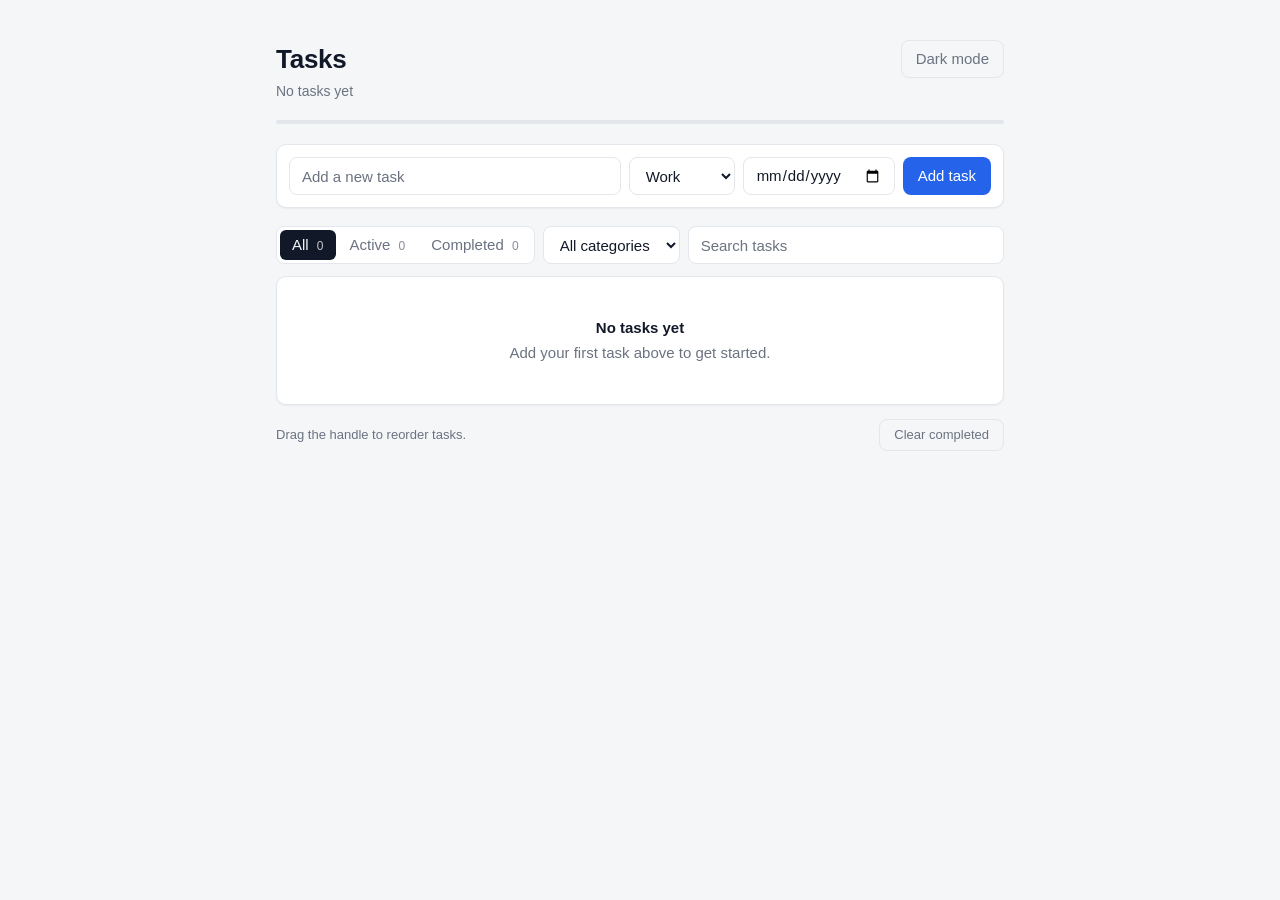
<file: CRUD/index.html>
<!DOCTYPE html>
<html lang="en">
<head>
  <meta charset="utf-8">
  <meta name="viewport" content="width=device-width, initial-scale=1">
  <title>Taskboard</title>
  <link rel="stylesheet" href="styles.css">
</head>
<body>
  <div class="app">
    <header class="app-header">
      <div>
        <h1>Tasks</h1>
        <p id="summary" class="summary" aria-live="polite"></p>
      </div>
      <button id="themeBtn" class="btn btn-ghost" type="button">Dark mode</button>
    </header>

    <div class="progress" aria-hidden="true"><span id="progressBar"></span></div>

    <section class="card composer" aria-label="Add a task">
      <input id="taskText" class="field grow" type="text" maxlength="200" placeholder="Add a new task" aria-label="Task title">
      <select id="taskCategory" class="field" aria-label="Category">
        <option>Work</option><option>Personal</option><option>Study</option><option>Other</option>
      </select>
      <input id="taskDue" class="field" type="date" aria-label="Due date">
      <button id="addBtn" class="btn btn-primary" type="button">Add task</button>
    </section>

    <section class="toolbar" aria-label="Filters">
      <div class="segmented" role="group" aria-label="Status">
        <button type="button" data-filter="all" aria-pressed="true">All <span id="countAll"></span></button>
        <button type="button" data-filter="active" aria-pressed="false">Active <span id="countActive"></span></button>
        <button type="button" data-filter="completed" aria-pressed="false">Completed <span id="countDone"></span></button>
      </div>
      <select id="categoryFilter" class="field" aria-label="Filter by category">
        <option value="">All categories</option>
        <option>Work</option><option>Personal</option><option>Study</option><option>Other</option>
      </select>
      <input id="searchInput" class="field grow" type="search" placeholder="Search tasks" aria-label="Search tasks">
    </section>

    <section class="card list-card">
      <ul id="taskList" class="task-list"></ul>
    </section>

    <footer class="app-footer">
      <span>Drag the handle to reorder tasks.</span>
      <button id="clearBtn" class="btn btn-ghost" type="button">Clear completed</button>
    </footer>
  </div>
  <script src="app.js"></script>
</body>
</html>
</file>
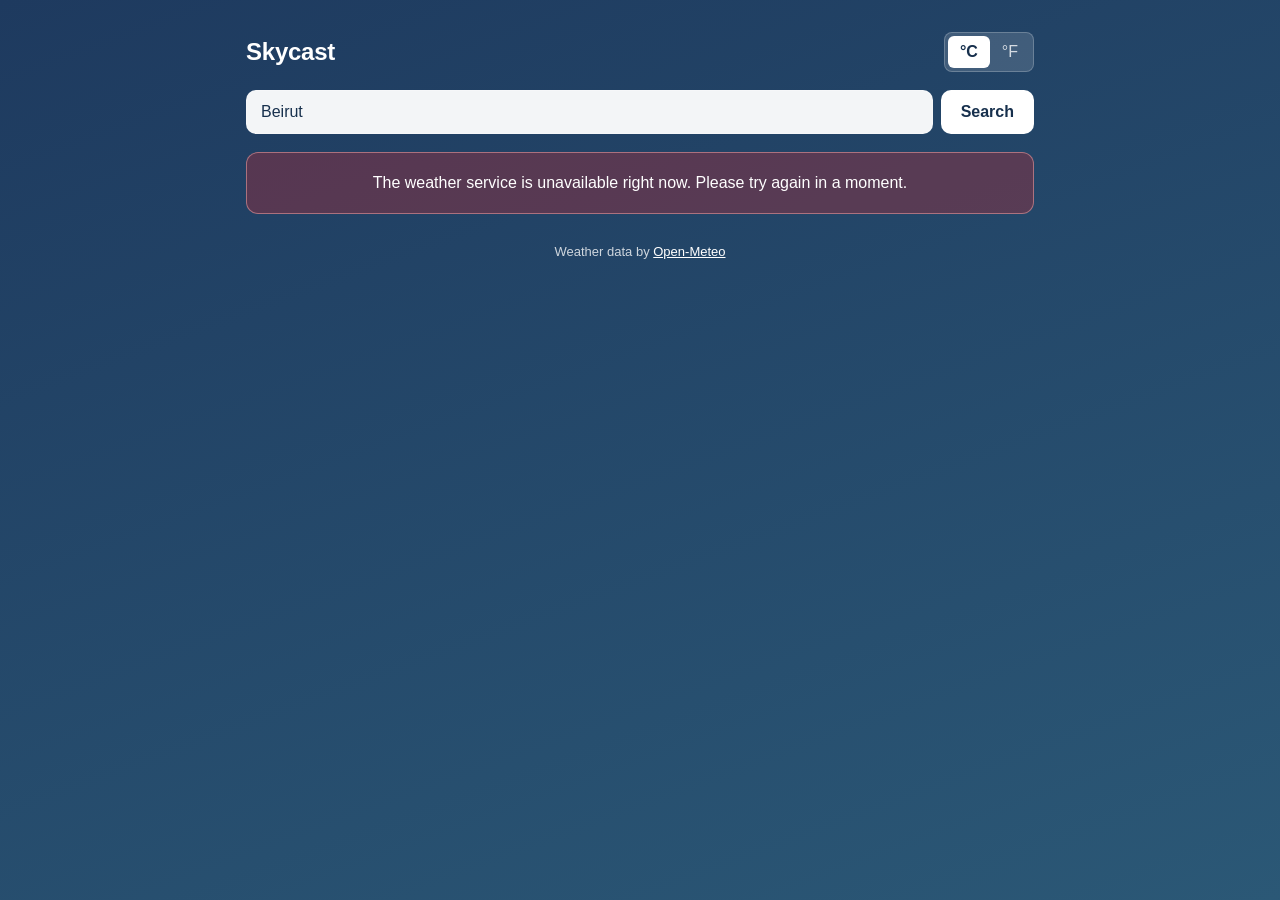
<file: WeatherApp/index.html>
<!DOCTYPE html>
<html lang="en">
<head>
  <meta charset="utf-8">
  <meta name="viewport" content="width=device-width, initial-scale=1">
  <title>Skycast: Live Weather</title>
  <link rel="stylesheet" href="styles.css">
</head>
<body data-theme="default">
  <main class="app">
    <header class="top">
      <h1>Skycast</h1>
      <div class="unit" role="group" aria-label="Temperature unit">
        <button type="button" data-unit="C" aria-pressed="true">&deg;C</button>
        <button type="button" data-unit="F" aria-pressed="false">&deg;F</button>
      </div>
    </header>

    <form id="searchForm" class="search" role="search">
      <input id="cityInput" type="search" placeholder="Search any city, e.g. Beirut, Tokyo, Lima" autocomplete="off" aria-label="City name">
      <button type="submit">Search</button>
    </form>

    <div id="status" class="status" aria-live="polite" hidden></div>

    <section id="weather" class="weather" hidden>
      <div class="panel current">
        <div class="place">
          <h2 id="place"></h2>
          <p id="updated" class="muted"></p>
        </div>
        <div class="now">
          <div id="icon" class="icon"></div>
          <div>
            <div id="temp" class="temp"></div>
            <div id="condition" class="condition"></div>
          </div>
        </div>
      </div>

      <div id="metrics" class="metrics"></div>

      <h3 class="section-title">5-day forecast</h3>
      <div id="forecast" class="forecast"></div>
    </section>

    <p class="credit">Weather data by <a href="https://open-meteo.com/" target="_blank" rel="noopener">Open-Meteo</a></p>
  </main>
  <script src="app.js"></script>
</body>
</html>
</file>
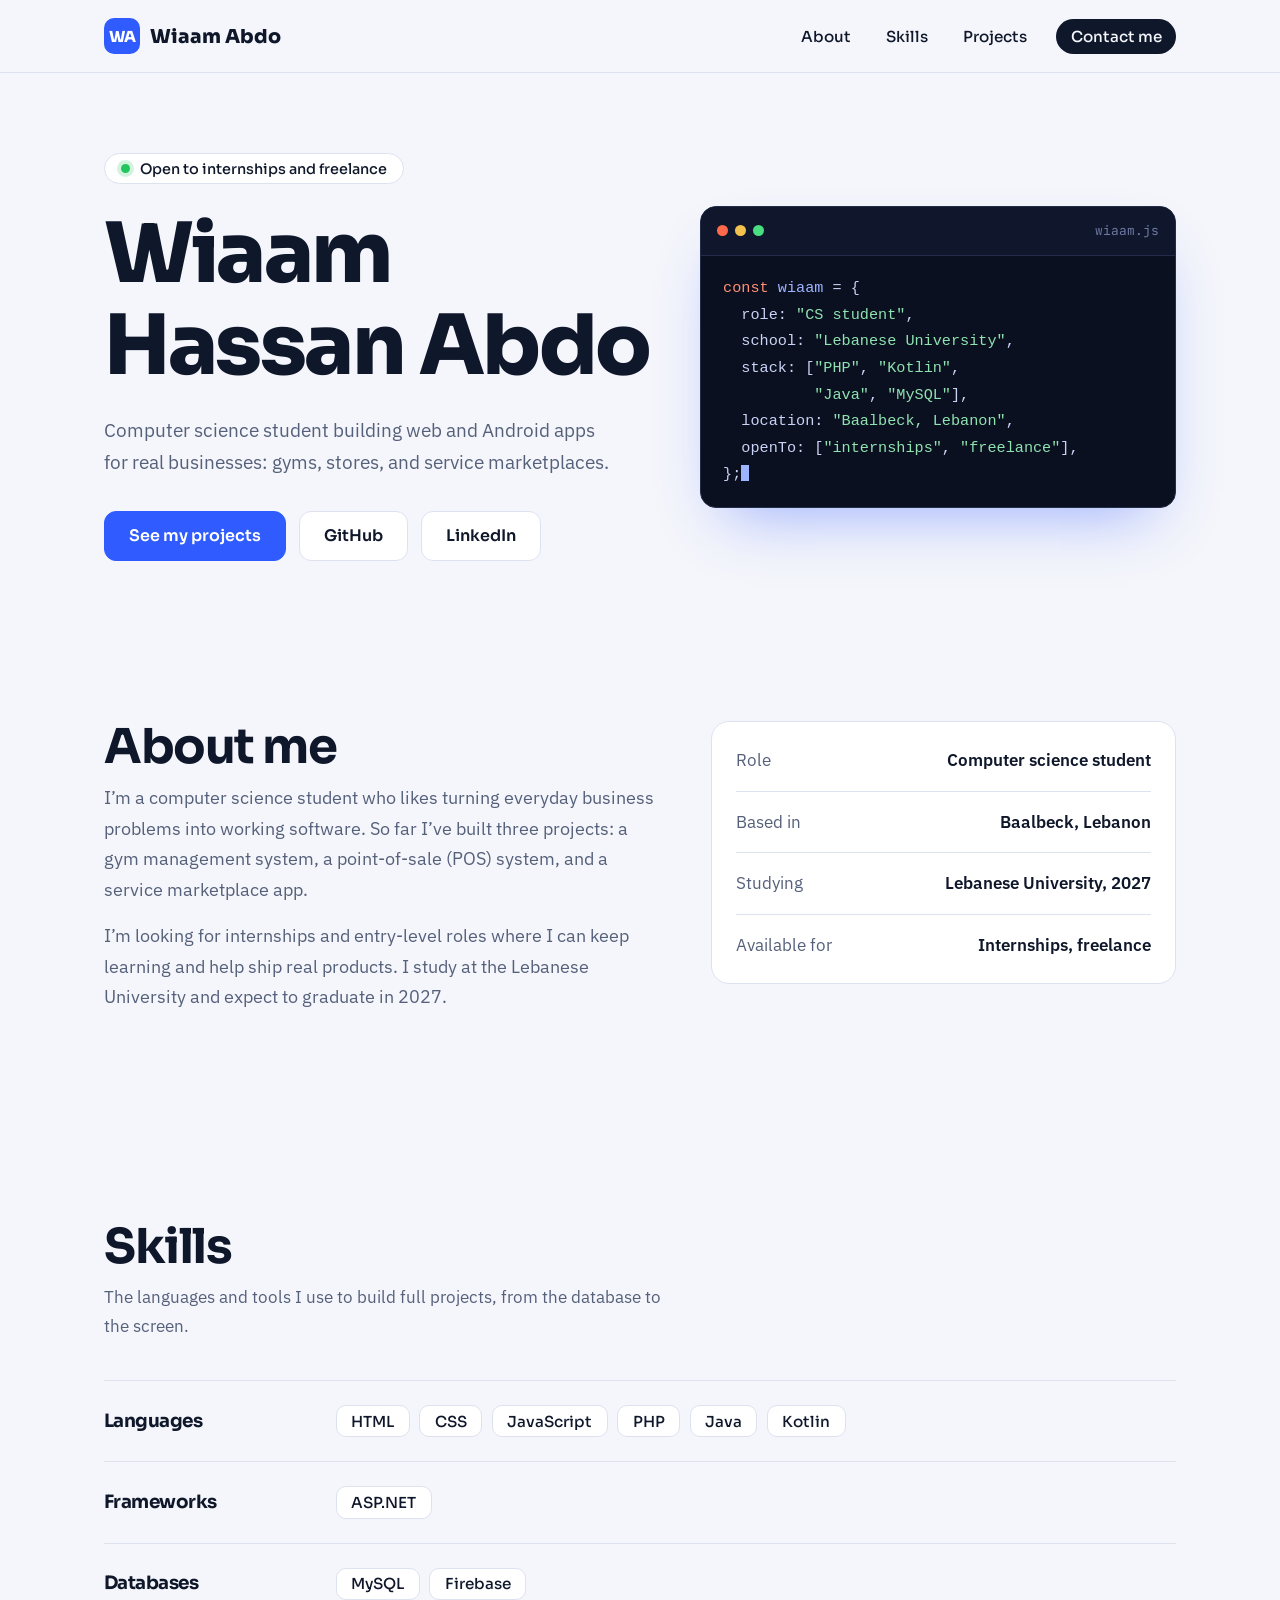
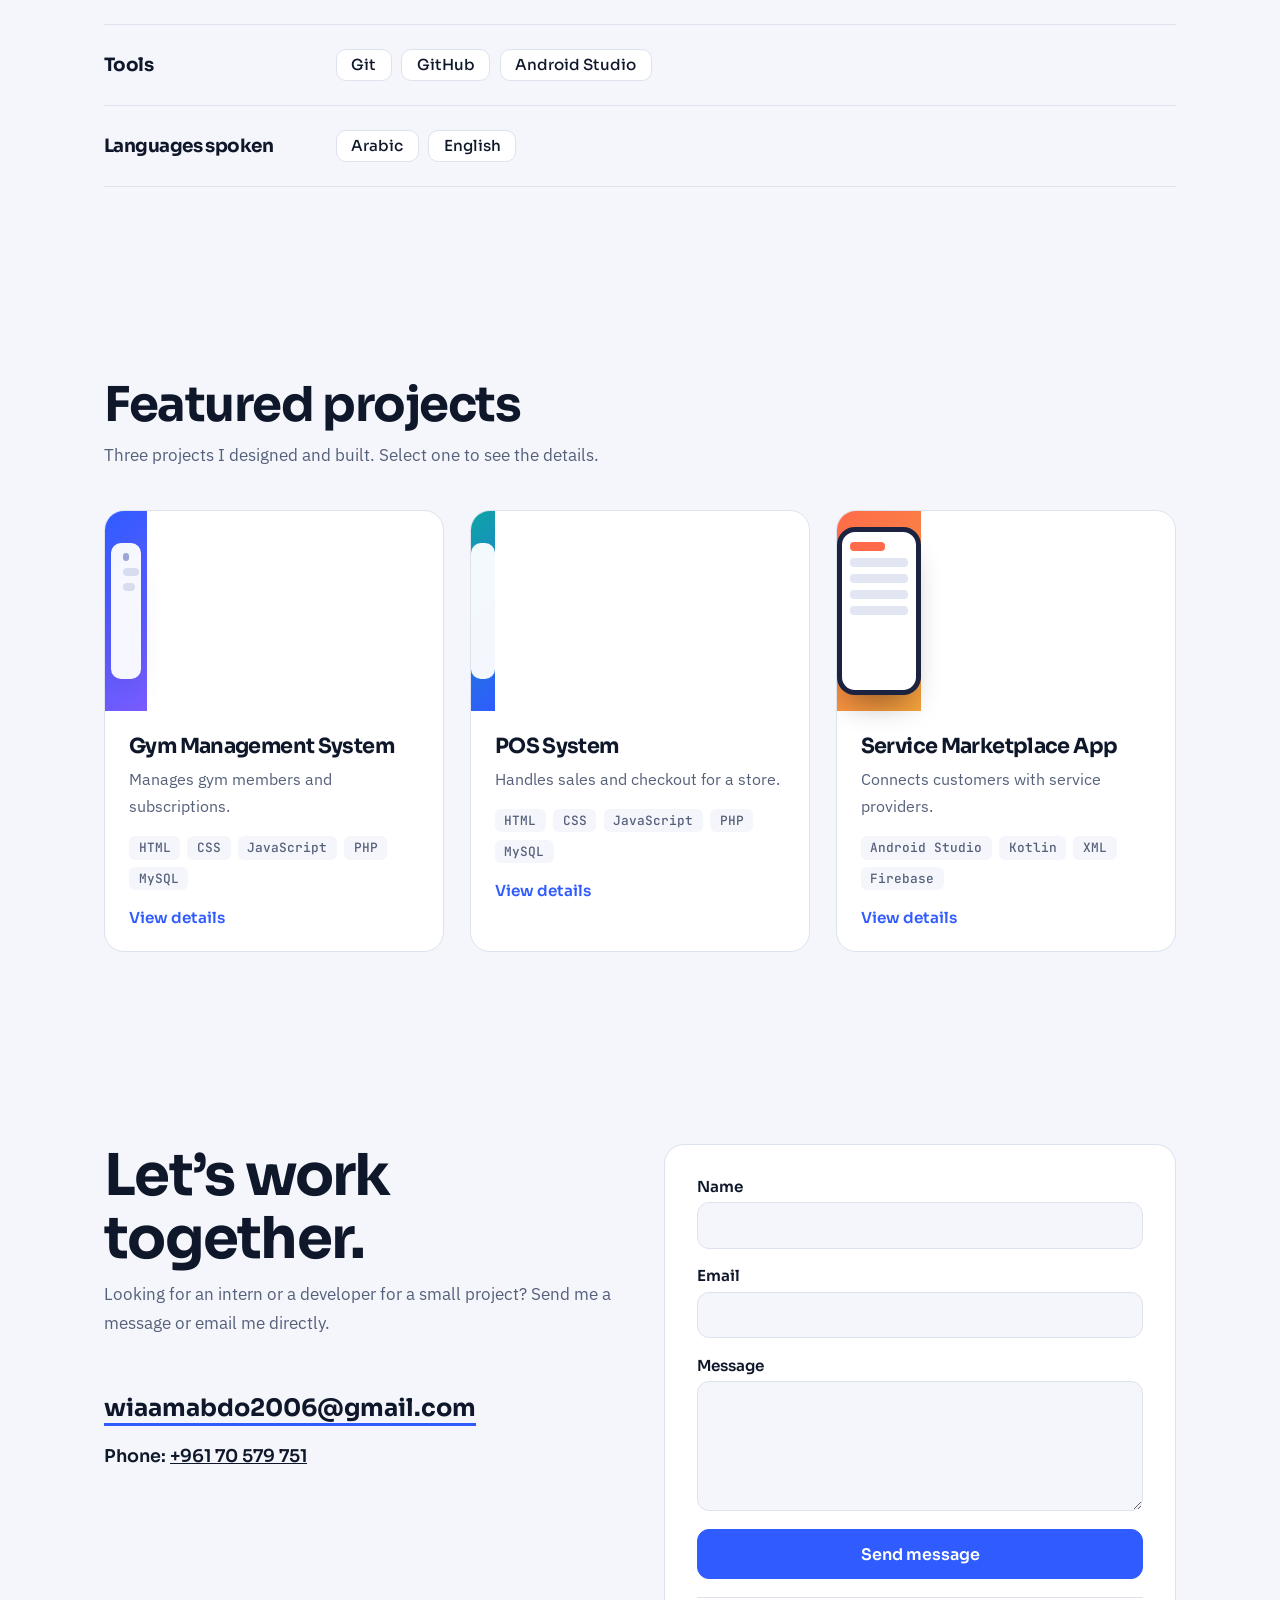
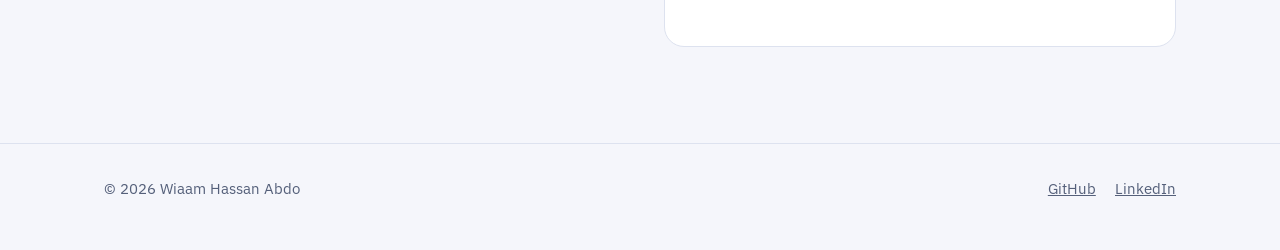
<file: Wiaam Hassan Abdo – Computer Science Student (1).html>
<!DOCTYPE html>
<html lang="en">
<head>
<meta charset="utf-8">
<meta name="viewport" content="width=device-width, initial-scale=1, viewport-fit=cover">
<title>Wiaam Hassan Abdo – Computer Science Student</title>
<meta name="description" content="Portfolio of Wiaam Hassan Abdo, a computer science student who builds web and Android apps.">
<link rel="preconnect" href="https://fonts.googleapis.com">
<link rel="preconnect" href="https://fonts.gstatic.com" crossorigin>
<link href="https://fonts.googleapis.com/css2?family=Sora:wght@500;700;800&family=IBM+Plex+Sans:wght@400;500;600&family=JetBrains+Mono:wght@400;500&display=swap" rel="stylesheet">
<style>
:root{
  --bg:#f5f6fb;--surface:#ffffff;--ink:#0f172a;--muted:#55607a;--line:#dde2ef;--accent:#2f5bff;--accent-ink:#ffffff;--warm:#ff6b4a;
  --head:'Sora','Segoe UI',Arial,sans-serif;--body:'IBM Plex Sans','Segoe UI',Arial,sans-serif;--mono:'JetBrains Mono',Consolas,monospace;
  box-sizing:border-box;padding-top:env(safe-area-inset-top,0px);padding-bottom:env(safe-area-inset-bottom,0px);
}
@media (prefers-color-scheme:dark){:root:not([data-theme="light"]){color-scheme:dark;--bg:#0b1020;--surface:#131a30;--ink:#e8ecf8;--muted:#98a2c0;--line:#232c48;--accent:#7a97ff;--accent-ink:#0b1020}}
:root[data-theme="dark"]{color-scheme:dark;--bg:#0b1020;--surface:#131a30;--ink:#e8ecf8;--muted:#98a2c0;--line:#232c48;--accent:#7a97ff;--accent-ink:#0b1020}
html{scroll-behavior:smooth;scroll-padding-top:calc(72px + env(safe-area-inset-top,0px))}
*,*::before,*::after{box-sizing:border-box}
body{margin:0;background:var(--bg);color:var(--ink);font:1.05rem/1.7 var(--body)}
h1,h2,h3{font-family:var(--head);line-height:1.1;margin:0;letter-spacing:-.03em}
a{color:inherit}
:focus-visible{outline:3px solid var(--accent);outline-offset:3px;border-radius:6px}
.wrap{max-width:1120px;margin:0 auto;padding:0 1.5rem}
section{padding:6rem 0}
h2{font-size:clamp(2rem,4.5vw,3rem);margin-bottom:.6rem}
.lead{color:var(--muted);max-width:36rem;margin:0 0 2.5rem}
/* header */
header{position:sticky;top:env(safe-area-inset-top,0px);z-index:20;background:color-mix(in srgb,var(--bg) 85%,transparent);backdrop-filter:blur(12px);border-bottom:1px solid var(--line)}
body::before{content:"";position:fixed;inset:0 0 auto;height:env(safe-area-inset-top,0px);background:var(--bg);z-index:30}
.bar{display:flex;align-items:center;justify-content:space-between;height:72px}
.logo{font:800 1.2rem var(--head);text-decoration:none;display:flex;align-items:center;gap:.6rem}
.logo i{display:grid;place-items:center;width:36px;height:36px;border-radius:10px;background:var(--accent);color:var(--accent-ink);font:800 .95rem var(--head);font-style:normal}
nav ul{display:flex;gap:.4rem;list-style:none;margin:0;padding:0;align-items:center}
nav a{text-decoration:none;font:500 .95rem var(--head);padding:.5rem .9rem;border-radius:99px}
nav a:hover{background:var(--surface)}
nav a.cta{background:var(--ink);color:var(--bg);margin-left:.5rem}
.burger{display:none;background:var(--surface);border:1px solid var(--line);border-radius:10px;width:44px;height:44px;cursor:pointer;color:var(--ink)}
.burger span{display:block;width:20px;height:2px;background:currentColor;margin:5px auto;transition:transform .2s,opacity .2s}
.burger[aria-expanded="true"] span:nth-child(1){transform:translateY(7px) rotate(45deg)}
.burger[aria-expanded="true"] span:nth-child(2){opacity:0}
.burger[aria-expanded="true"] span:nth-child(3){transform:translateY(-7px) rotate(-45deg)}
/* hero */
.hero{padding:5rem 0 4rem}
.hero .wrap{display:grid;grid-template-columns:1.15fr 1fr;gap:3rem;align-items:center}
.status{display:inline-flex;align-items:center;gap:.6rem;border:1px solid var(--line);background:var(--surface);border-radius:99px;padding:.35rem 1rem;font:500 .9rem var(--head);margin-bottom:1.5rem}
.status::before{content:"";width:9px;height:9px;border-radius:50%;background:#22c55e;box-shadow:0 0 0 4px rgba(34,197,94,.2)}
.hero h1{font-size:clamp(2.8rem,7vw,5.2rem);font-weight:800}
.hero p{font-size:1.2rem;color:var(--muted);max-width:32rem;margin:1.4rem 0 2rem}
.btns{display:flex;gap:.8rem;flex-wrap:wrap}
.btn{display:inline-block;font:600 1rem var(--head);padding:.85rem 1.5rem;border-radius:12px;text-decoration:none;border:1.5px solid var(--line);background:var(--surface);color:var(--ink);cursor:pointer}
.btn.primary{background:var(--accent);border-color:var(--accent);color:var(--accent-ink)}
.btn:hover{transform:translateY(-2px)}
/* code window */
.code{background:#0b1020;color:#c9d3f5;border-radius:16px;border:1px solid #232c48;box-shadow:0 30px 60px -25px rgba(47,91,255,.45);overflow:hidden;font:400 .95rem/1.75 var(--mono)}
.code .top{display:flex;gap:7px;align-items:center;padding:.8rem 1rem;border-bottom:1px solid #232c48;background:#10172c}
.code .top i{width:11px;height:11px;border-radius:50%;background:#3a4568}
.code .top i:first-child{background:#ff6b4a}.code .top i:nth-child(2){background:#f2c14e}.code .top i:nth-child(3){background:#4ade80}
.code .top span{margin-left:auto;color:#6c79a3;font-size:.8rem}
.code pre{margin:0;padding:1.2rem 1.4rem;overflow-x:auto}
.k{color:#ff8f75}.s{color:#8fe3b0}.p{color:#9db4ff}.c{color:#6c79a3}
.cur{display:inline-block;width:8px;height:1.1em;background:#9db4ff;vertical-align:-3px;animation:blink 1.1s steps(1) infinite}
@keyframes blink{50%{opacity:0}}
/* about */
.about{display:grid;grid-template-columns:1.2fr 1fr;gap:3rem;align-items:start}
.about p{margin:0 0 1rem;color:var(--muted);font-size:1.12rem}
.facts{background:var(--surface);border:1px solid var(--line);border-radius:18px;padding:.5rem 1.5rem}
.facts div{display:flex;justify-content:space-between;gap:1rem;padding:1rem 0;border-bottom:1px solid var(--line)}
.facts div:last-child{border:0}
.facts dt{color:var(--muted)}
.facts dd{margin:0;font-weight:600;text-align:right}
.facts dl{margin:0}
/* skills */
.skillrow{display:grid;grid-template-columns:200px 1fr;gap:1rem 2rem;padding:1.5rem 0;border-top:1px solid var(--line);align-items:center}
.skillrow:last-child{border-bottom:1px solid var(--line)}
.skillrow h3{font-size:1.15rem}
.chips{display:flex;flex-wrap:wrap;gap:.6rem;list-style:none;padding:0;margin:0}
.chips li{background:var(--surface);border:1px solid var(--line);border-radius:10px;padding:.35rem .9rem;font:500 .95rem var(--head)}
/* projects */
.projects{display:grid;grid-template-columns:repeat(auto-fit,minmax(300px,1fr));gap:1.6rem}
.card{text-align:left;background:var(--surface);border:1px solid var(--line);border-radius:20px;padding:0;cursor:pointer;color:inherit;font:inherit;overflow:hidden;display:flex;flex-direction:column;transition:transform .2s,border-color .2s}
.card:hover{transform:translateY(-6px);border-color:var(--accent)}
.shot{height:200px;display:grid;place-items:center;position:relative}
.g1{background:linear-gradient(135deg,#2f5bff,#7a5cff)}.g2{background:linear-gradient(135deg,#0ea5a4,#2f5bff)}.g3{background:linear-gradient(135deg,#ff6b4a,#f2a33c)}
.win{width:72%;height:68%;background:rgba(255,255,255,.95);border-radius:10px;padding:10px 12px;box-shadow:0 18px 30px -12px rgba(0,0,0,.35);display:grid;align-content:start;gap:7px}
.win b{display:block;height:8px;border-radius:4px;background:#d7dcee}
.win b:nth-child(1){width:35%;background:#9aa6d4}.win b:nth-child(2){width:90%}.win b:nth-child(3){width:70%}.win b:nth-child(4){width:80%}
.win .bars{display:flex;align-items:flex-end;gap:6px;height:34px}
.win .bars u{flex:1;background:#2f5bff;border-radius:3px 3px 0 0;text-decoration:none;opacity:.8}
.phone{width:84px;height:84%;background:#fff;border:5px solid #1b2340;border-radius:18px;padding:10px 8px;display:grid;align-content:start;gap:7px;box-shadow:0 18px 30px -12px rgba(0,0,0,.4)}
.phone b{display:block;height:9px;border-radius:4px;background:#e2e6f3}
.phone b:first-child{background:#ff6b4a;width:60%}
.card .body{padding:1.5rem}
.card h3{font-size:1.3rem;margin-bottom:.5rem}
.card p{margin:0 0 1rem;color:var(--muted);font-size:1rem}
.tags{display:flex;gap:.45rem;flex-wrap:wrap;padding:0;margin:0;list-style:none}
.tags li{font:500 .8rem var(--mono);background:var(--bg);border-radius:6px;padding:.2rem .6rem;color:var(--muted)}
.more{display:block;margin-top:1.1rem;font:600 .95rem var(--head);color:var(--accent)}
/* modal */
dialog{border:1px solid var(--line);border-radius:20px;background:var(--surface);color:var(--ink);max-width:540px;width:calc(100% - 2rem);padding:2rem}
dialog::backdrop{background:rgba(5,10,25,.65);backdrop-filter:blur(3px)}
dialog h3{font-size:1.7rem;margin-bottom:1rem;padding-right:2rem}
dialog .x{position:absolute;top:1rem;right:1rem;width:40px;height:40px;border-radius:50%;border:1px solid var(--line);background:var(--bg);color:var(--ink);font-size:1.4rem;cursor:pointer}
dialog p{margin:0 0 1rem;color:var(--muted)}
/* contact */
.contact .wrap{display:grid;grid-template-columns:1fr 1fr;gap:3rem}
.contact h2{font-size:clamp(2.2rem,5vw,3.6rem)}
.mail{display:inline-block;font:700 clamp(1.1rem,2.4vw,1.5rem) var(--head);margin-top:1rem;word-break:break-all;border-bottom:3px solid var(--accent);text-decoration:none}
.panel{background:var(--surface);border:1px solid var(--line);border-radius:20px;padding:2rem}
form{display:grid;gap:1.1rem}
label{font:600 .95rem var(--head);display:grid;gap:.4rem}
input,textarea{font:inherit;padding:.8rem 1rem;border:1.5px solid var(--line);border-radius:12px;background:var(--bg);color:var(--ink)}
textarea{min-height:130px;resize:vertical}
.result{display:grid;gap:.7rem;border-top:1px solid var(--line);padding-top:1rem}.result p{margin:0;color:var(--muted)}.result .btn{text-align:center}
footer{padding:2rem 0 3rem;color:var(--muted);font-size:.95rem;border-top:1px solid var(--line)}
footer .wrap{display:flex;justify-content:space-between;gap:1rem;flex-wrap:wrap}
footer a{margin-left:1.2rem}
@media (max-width:820px){
  .burger{display:block}
  nav{position:absolute;left:0;right:0;top:72px;background:var(--bg);border-bottom:1px solid var(--line);display:none}
  nav.open{display:block}
  nav ul{flex-direction:column;align-items:stretch;padding:.5rem 1.5rem 1.2rem}
  nav a{display:block;padding:.9rem 1rem;font-size:1.1rem}
  nav a.cta{margin:.5rem 0 0;text-align:center}
  .hero .wrap,.about,.contact .wrap{grid-template-columns:1fr}
  .skillrow{grid-template-columns:1fr}
  section{padding:4rem 0}
  footer a{margin:0 1.2rem 0 0}
}
@media (prefers-reduced-motion:reduce){*{transition:none!important;animation:none!important;scroll-behavior:auto!important}}
</style>
</head>
<body>
<header>
  <div class="wrap bar">
    <a class="logo" href="#top"><i>WA</i>Wiaam Abdo</a>
    <button class="burger" aria-label="Menu" aria-expanded="false" aria-controls="nav"><span></span><span></span><span></span></button>
    <nav id="nav" aria-label="Main">
      <ul>
        <li><a href="#about">About</a></li>
        <li><a href="#skills">Skills</a></li>
        <li><a href="#projects">Projects</a></li>
        <li><a class="cta" href="#contact">Contact me</a></li>
      </ul>
    </nav>
  </div>
</header>

<main id="top">
  <section class="hero">
    <div class="wrap">
      <div>
        <span class="status">Open to internships and freelance</span>
        <h1>Wiaam Hassan Abdo</h1>
        <p>Computer science student building web and Android apps for real businesses: gyms, stores, and service marketplaces.</p>
        <div class="btns">
          <a class="btn primary" href="#projects">See my projects</a>
          <a class="btn" href="https://github.com/wiaamabdo2006-creator">GitHub</a>
          <a class="btn" href="https://www.linkedin.com/in/wiaam-abdo-736551387/">LinkedIn</a>
        </div>
      </div>
      <div class="code" aria-hidden="true">
        <div class="top"><i></i><i></i><i></i><span>wiaam.js</span></div>
<pre><span class="k">const</span> <span class="p">wiaam</span> = {
  role: <span class="s">"CS student"</span>,
  school: <span class="s">"Lebanese University"</span>,
  stack: [<span class="s">"PHP"</span>, <span class="s">"Kotlin"</span>,
          <span class="s">"Java"</span>, <span class="s">"MySQL"</span>],
  location: <span class="s">"Baalbeck, Lebanon"</span>,
  openTo: [<span class="s">"internships"</span>, <span class="s">"freelance"</span>],
};<span class="cur"></span></pre>
      </div>
    </div>
  </section>

  <section id="about">
    <div class="wrap about">
      <div>
        <h2>About me</h2>
        <p>I’m a computer science student who likes turning everyday business problems into working software. So far I’ve built three projects: a gym management system, a point-of-sale (POS) system, and a service marketplace app.</p>
        <p>I’m looking for internships and entry-level roles where I can keep learning and help ship real products. I study at the Lebanese University and expect to graduate in 2027.</p>
      </div>
      <div class="facts">
        <dl>
          <div><dt>Role</dt><dd>Computer science student</dd></div>
          <div><dt>Based in</dt><dd>Baalbeck, Lebanon</dd></div>
          <div><dt>Studying</dt><dd>Lebanese University, 2027</dd></div>
          <div><dt>Available for</dt><dd>Internships, freelance</dd></div>
        </dl>
      </div>
    </div>
  </section>

  <section id="skills">
    <div class="wrap">
      <h2>Skills</h2>
      <p class="lead">The languages and tools I use to build full projects, from the database to the screen.</p>
      <div class="skillrow"><h3>Languages</h3><ul class="chips"><li>HTML</li><li>CSS</li><li>JavaScript</li><li>PHP</li><li>Java</li><li>Kotlin</li></ul></div>
      <div class="skillrow"><h3>Frameworks</h3><ul class="chips"><li>ASP.NET</li></ul></div>
      <div class="skillrow"><h3>Databases</h3><ul class="chips"><li>MySQL</li><li>Firebase</li></ul></div>
      <div class="skillrow"><h3>Tools</h3><ul class="chips"><li>Git</li><li>GitHub</li><li>Android Studio</li></ul></div>
      <div class="skillrow"><h3>Languages spoken</h3><ul class="chips"><li>Arabic</li><li>English</li></ul></div>
    </div>
  </section>

  <section id="projects">
    <div class="wrap">
      <h2>Featured projects</h2>
      <p class="lead">Three projects I designed and built. Select one to see the details.</p>
      <div class="projects">
        <button class="card" data-i="0"><div class="shot g1"><div class="win"><b></b><b></b><b></b><div class="bars"><u style="height:40%"></u><u style="height:70%"></u><u style="height:55%"></u><u style="height:90%"></u></div></div></div><div class="body"><h3>Gym Management System</h3><p>Manages gym members and subscriptions.</p><ul class="tags"><li>HTML</li><li>CSS</li><li>JavaScript</li><li>PHP</li><li>MySQL</li></ul><span class="more">View details</span></div></button>
        <button class="card" data-i="1"><div class="shot g2"><div class="win"><b></b><b></b><b></b><b></b><b></b></div></div><div class="body"><h3>POS System</h3><p>Handles sales and checkout for a store.</p><ul class="tags"><li>HTML</li><li>CSS</li><li>JavaScript</li><li>PHP</li><li>MySQL</li></ul><span class="more">View details</span></div></button>
        <button class="card" data-i="2"><div class="shot g3"><div class="phone"><b></b><b></b><b></b><b></b><b></b></div></div><div class="body"><h3>Service Marketplace App</h3><p>Connects customers with service providers.</p><ul class="tags"><li>Android Studio</li><li>Kotlin</li><li>XML</li><li>Firebase</li></ul><span class="more">View details</span></div></button>
      </div>
    </div>
  </section>

  <section id="contact" class="contact">
    <div class="wrap">
      <div>
        <h2>Let’s work together.</h2>
        <p class="lead">Looking for an intern or a developer for a small project? Send me a message or email me directly.</p>
        <a class="mail" href="mailto:wiaamabdo2006@gmail.com">wiaamabdo2006@gmail.com</a>
        <!-- PHONE: replace the two numbers below. href has no spaces (+96171123456), the visible text can have spaces. -->
        <p style="margin:1.2rem 0 0;font:600 1.1rem var(--head)">Phone: <a href="tel:+96170579751">+961 70 579 751</a></p>
        <!-- WHATSAPP (optional): remove this comment and replace 961XXXXXXXX with your number, no plus and no spaces.
        <p style="margin:.6rem 0 0"><a class="btn" href="https://wa.me/961XXXXXXXX" target="_blank" rel="noopener">Message on WhatsApp</a></p> -->

      </div>
      <div class="panel">
        <form id="form">
          <label>Name<input name="name" required autocomplete="name"></label>
          <label>Email<input name="email" type="email" required autocomplete="email"></label>
          <label>Message<textarea name="msg" required></textarea></label>
          <button class="btn primary" type="submit">Send message</button><div id="result" class="result" hidden></div>
        </form>
      </div>
    </div>
  </section>
</main>

<footer><div class="wrap"><span>© 2026 Wiaam Hassan Abdo</span><span><a href="https://github.com/wiaamabdo2006-creator">GitHub</a><a href="https://www.linkedin.com/in/wiaam-abdo-736551387/">LinkedIn</a></span></div></footer>

<dialog id="modal" aria-labelledby="mt">
  <button class="x" aria-label="Close">×</button>
  <h3 id="mt"></h3>
  <p id="md"></p>
  <ul class="tags" id="mtags"></ul>
  <p style="margin-top:1.4rem"><a class="btn primary" id="ml" href="#">View on GitHub</a></p>
</dialog>

<script>
const projects=[
 {t:"Gym Management System",d:"A web system for managing gym members and subscriptions.",g:["HTML","CSS","JavaScript","PHP","MySQL"],l:"https://github.com/wiaamabdo2006-creator"},
 {t:"POS System",d:"A web point-of-sale system for handling sales and checkout.",g:["HTML","CSS","JavaScript","PHP","MySQL"],l:"https://github.com/wiaamabdo2006-creator"},
 {t:"Service Marketplace App",d:"An Android app that connects customers with service providers.",g:["Android Studio","Kotlin","XML","Firebase"],l:"https://github.com/wiaamabdo2006-creator"}
];
const burger=document.querySelector('.burger'),nav=document.getElementById('nav');
burger.addEventListener('click',()=>{const o=nav.classList.toggle('open');burger.setAttribute('aria-expanded',o)});
nav.addEventListener('click',e=>{if(e.target.tagName==='A'){nav.classList.remove('open');burger.setAttribute('aria-expanded',false)}});
const m=document.getElementById('modal');
document.querySelectorAll('.card').forEach(c=>c.addEventListener('click',()=>{
  const p=projects[c.dataset.i];
  document.getElementById('mt').textContent=p.t;
  document.getElementById('md').textContent=p.d;
  document.getElementById('ml').href=p.l;
  const ul=document.getElementById('mtags');ul.innerHTML='';
  p.g.forEach(x=>{const li=document.createElement('li');li.textContent=x;ul.appendChild(li)});
  m.showModal();
}));
m.querySelector('.x').addEventListener('click',()=>m.close());
m.addEventListener('click',e=>{if(e.target===m)m.close()});
document.getElementById('form').addEventListener('submit',e=>{
  e.preventDefault();const f=new FormData(e.target);
  const to='wiaamabdo2006@gmail.com',subj='Portfolio message from '+f.get('name'),body=f.get('msg')+'\n\nFrom: '+f.get('name')+' ('+f.get('email')+')';
  const q='subject='+encodeURIComponent(subj)+'&body='+encodeURIComponent(body),r=document.getElementById('result');
  r.hidden=false;r.innerHTML='';
  const t=document.createElement('p');t.textContent='Your message is ready. Choose how to send it:';r.appendChild(t);
  const mk=(txt,href)=>{const a=document.createElement('a');a.className='btn';a.textContent=txt;a.href=href;a.target='_blank';a.rel='noopener';r.appendChild(a)};
  mk('Open in Gmail','https://mail.google.com/mail/?view=cm&to='+to+'&'+q);
  mk('Open in email app','mailto:'+to+'?'+q);
  const c=document.createElement('button');c.type='button';c.className='btn';c.textContent='Copy message';
  c.onclick=()=>{navigator.clipboard.writeText(body).then(()=>{c.textContent='Copied'},()=>{c.textContent='Copy failed'})};r.appendChild(c);
});
</script>
</body>
</html>
</file>
<file: CRUD/styles.css>
:root {
  --bg: #f5f6f8;
  --surface: #ffffff;
  --border: #e3e6eb;
  --text: #111827;
  --muted: #6b7280;
  --primary: #2563eb;
  --primary-hover: #1d4ed8;
  --on-primary: #ffffff;
  --success: #16a34a;
  --danger: #dc2626;
  --row-hover: #f9fafb;
  --radius: 10px;
  --shadow: 0 1px 2px rgba(16, 24, 40, 0.05);

  --work: #1d4ed8;     --work-bg: #e8effd;
  --personal: #a21caf; --personal-bg: #f8e9fa;
  --study: #b45309;    --study-bg: #fdf1dd;
  --other: #475569;    --other-bg: #eceff3;
}

[data-theme="dark"] {
  --bg: #0e1116;
  --surface: #161b22;
  --border: #29303a;
  --text: #e6e9ee;
  --muted: #8b95a5;
  --primary: #4c82f7;
  --primary-hover: #6593f9;
  --on-primary: #0e1116;
  --success: #3fb97a;
  --danger: #f2706f;
  --row-hover: #1b212a;
  --shadow: none;

  --work: #8fb1ff;     --work-bg: #1a2744;
  --personal: #e6a1ee; --personal-bg: #3a1f40;
  --study: #f0b766;    --study-bg: #3b2c14;
  --other: #a9b4c4;    --other-bg: #232a34;
}

* { box-sizing: border-box; }

body {
  margin: 0;
  background: var(--bg);
  color: var(--text);
  font: 15px/1.5 -apple-system, BlinkMacSystemFont, "Segoe UI", Roboto, "Helvetica Neue", Arial, sans-serif;
  -webkit-font-smoothing: antialiased;
}

.app { max-width: 760px; margin: 0 auto; padding: 40px 16px 64px; }

.app-header { display: flex; justify-content: space-between; align-items: flex-start; gap: 12px; }
h1 { margin: 0; font-size: 26px; font-weight: 650; letter-spacing: -0.01em; }
.summary { margin: 2px 0 0; color: var(--muted); font-size: 14px; }

.progress { height: 4px; background: var(--border); border-radius: 2px; margin: 18px 0 20px; overflow: hidden; }
.progress span { display: block; height: 100%; width: 0; background: var(--success); transition: width 0.4s ease; }

.card { background: var(--surface); border: 1px solid var(--border); border-radius: var(--radius); box-shadow: var(--shadow); }

/* Form controls */
.field {
  height: 38px; padding: 0 12px; min-width: 0;
  color: var(--text); background: var(--surface);
  border: 1px solid var(--border); border-radius: 8px;
  font: inherit; transition: border-color 0.15s, box-shadow 0.15s;
}
.field::placeholder { color: var(--muted); }
.field:focus { outline: none; border-color: var(--primary); box-shadow: 0 0 0 3px color-mix(in srgb, var(--primary) 22%, transparent); }
.grow { flex: 1 1 180px; }

.btn {
  height: 38px; padding: 0 14px; border-radius: 8px; border: 1px solid transparent;
  font: inherit; font-weight: 500; cursor: pointer; transition: background 0.15s, color 0.15s;
}
.btn:focus-visible, .check:focus-visible, .icon-btn:focus-visible, .segmented button:focus-visible {
  outline: 2px solid var(--primary); outline-offset: 2px;
}
.btn-primary { background: var(--primary); color: var(--on-primary); }
.btn-primary:hover { background: var(--primary-hover); }
.btn-ghost { background: transparent; color: var(--muted); border-color: var(--border); }
.btn-ghost:hover { color: var(--text); background: var(--surface); }

.composer { display: flex; flex-wrap: wrap; gap: 8px; padding: 12px; }

.toolbar { display: flex; flex-wrap: wrap; gap: 8px; margin: 18px 0 12px; }
.segmented { display: inline-flex; background: var(--surface); border: 1px solid var(--border); border-radius: 8px; padding: 3px; gap: 2px; }
.segmented button {
  height: 30px; padding: 0 12px; border: 0; background: transparent; color: var(--muted);
  border-radius: 6px; font: inherit; font-weight: 500; cursor: pointer;
}
.segmented button span { margin-left: 4px; font-size: 12px; opacity: 0.8; }
.segmented button[aria-pressed="true"] { background: var(--text); color: var(--bg); }

/* Task list */
.list-card { overflow: hidden; }
.task-list { list-style: none; margin: 0; padding: 0; }

.task {
  display: grid; grid-template-columns: 20px 22px 1fr auto; align-items: center; gap: 10px;
  padding: 12px 14px; border-bottom: 1px solid var(--border);
  transition: opacity 0.3s, transform 0.3s, background 0.2s;
}
.task:last-child { border-bottom: 0; }
.task:hover { background: var(--row-hover); }
.task.dragging { opacity: 0.4; }
.task.drop-target { box-shadow: inset 0 2px 0 var(--primary); }
.task.removing { opacity: 0; transform: translateX(24px); }

.grip { color: var(--muted); cursor: grab; user-select: none; text-align: center; letter-spacing: -2px; opacity: 0.35; }
.task:hover .grip { opacity: 1; }

.check {
  appearance: none; -webkit-appearance: none; margin: 0; width: 20px; height: 20px;
  border: 1.5px solid #9ca3af; border-radius: 50%; cursor: pointer; position: relative;
  transition: background 0.25s, border-color 0.25s, transform 0.25s;
}
.check::after {
  content: ""; position: absolute; left: 6px; top: 2px; width: 5px; height: 10px;
  border: solid #fff; border-width: 0 2px 2px 0; transform: rotate(45deg) scale(0);
  transition: transform 0.25s 0.05s;
}
.check:checked { background: var(--success); border-color: var(--success); transform: scale(1.1); }
.check:checked::after { transform: rotate(45deg) scale(1); }

.task-main { min-width: 0; }
.task-title {
  font-weight: 500; word-break: break-word;
  background: linear-gradient(currentColor, currentColor) 0 58% / 0 1.5px no-repeat;
  transition: background-size 0.3s ease, color 0.3s;
}
.task.done .task-title { color: var(--muted); background-size: 100% 1.5px; }

.task-meta { display: flex; flex-wrap: wrap; align-items: center; gap: 4px 10px; margin-top: 3px; font-size: 13px; color: var(--muted); }
.badge { padding: 1px 8px; border-radius: 999px; font-size: 12px; font-weight: 500; }
.badge-work { color: var(--work); background: var(--work-bg); }
.badge-personal { color: var(--personal); background: var(--personal-bg); }
.badge-study { color: var(--study); background: var(--study-bg); }
.badge-other { color: var(--other); background: var(--other-bg); }
.overdue { color: var(--danger); font-weight: 500; }

.task-actions { display: flex; gap: 2px; }
.icon-btn { border: 0; background: transparent; color: var(--muted); padding: 6px 8px; border-radius: 6px; font: inherit; font-size: 13px; cursor: pointer; }
.icon-btn:hover { background: var(--border); color: var(--text); }
.icon-btn.danger:hover { color: var(--danger); }

/* Inline edit */
.edit-form { grid-column: 3 / -1; display: flex; flex-wrap: wrap; gap: 8px; }

.empty { padding: 40px 16px; text-align: center; color: var(--muted); }
.empty strong { display: block; color: var(--text); font-weight: 600; margin-bottom: 2px; }

.app-footer { display: flex; justify-content: space-between; align-items: center; margin-top: 14px; color: var(--muted); font-size: 13px; }
.app-footer .btn { height: 32px; font-size: 13px; }

@media (max-width: 560px) {
  .app { padding-top: 24px; }
  .composer .btn-primary { flex: 1 1 100%; }
  .grip { opacity: 1; }
}
@media (prefers-reduced-motion: reduce) { * { transition: none !important; } }
</file>
<file: WeatherApp/styles.css>
:root { --glass: rgba(255,255,255,.14); --line: rgba(255,255,255,.22); --text: #fff; --soft: rgba(255,255,255,.78); }
* { box-sizing: border-box; }
body {
  margin: 0; min-height: 100vh; color: var(--text);
  font: 16px/1.5 -apple-system, BlinkMacSystemFont, "Segoe UI", Roboto, Arial, sans-serif;
  background: linear-gradient(160deg, #1e3a5f, #2b5876); background-attachment: fixed;
}
body[data-theme="clear-day"]   { background-image: linear-gradient(160deg, #1d6fd1, #5bb8f5); }
body[data-theme="cloud-day"]   { background-image: linear-gradient(160deg, #4a6078, #8296aa); }
body[data-theme="clear-night"] { background-image: linear-gradient(160deg, #0a1128, #1e2a5a); }
body[data-theme="cloud-night"] { background-image: linear-gradient(160deg, #151c2c, #3a4560); }
body[data-theme="rain"]        { background-image: linear-gradient(160deg, #26343f, #4b6376); }
body[data-theme="storm"]       { background-image: linear-gradient(160deg, #1b1a2e, #3e3a5c); }
body[data-theme="snow"]        { background-image: linear-gradient(160deg, #54718c, #9db6cc); }
body[data-theme="fog"]         { background-image: linear-gradient(160deg, #56606b, #8c959e); }

.app { max-width: 820px; margin: 0 auto; padding: 32px 16px 48px; }
.top { display: flex; justify-content: space-between; align-items: center; margin-bottom: 18px; }
h1 { margin: 0; font-size: 24px; font-weight: 650; letter-spacing: -.01em; }
.unit { display: inline-flex; background: var(--glass); border: 1px solid var(--line); border-radius: 8px; padding: 3px; }
.unit button { border: 0; background: transparent; color: var(--soft); padding: 4px 12px; border-radius: 6px; font: inherit; cursor: pointer; }
.unit button[aria-pressed="true"] { background: #fff; color: #17304d; font-weight: 600; }

.search { display: flex; gap: 8px; margin-bottom: 18px; }
.search input { flex: 1; min-width: 0; height: 44px; padding: 0 14px; border-radius: 10px; border: 1px solid var(--line); background: rgba(255,255,255,.95); color: #17304d; font: inherit; }
.search button { height: 44px; padding: 0 20px; border: 0; border-radius: 10px; background: #fff; color: #17304d; font: inherit; font-weight: 600; cursor: pointer; }
.search button:hover { background: #e8f0fa; }
:focus-visible { outline: 2px solid #fff; outline-offset: 2px; }

.status { padding: 18px; border-radius: 12px; background: var(--glass); border: 1px solid var(--line); text-align: center; margin-bottom: 18px; }
.status.error { background: rgba(190,40,50,.35); border-color: rgba(255,170,170,.5); }
.spinner { width: 28px; height: 28px; margin: 0 auto 8px; border: 3px solid var(--line); border-top-color: #fff; border-radius: 50%; animation: spin .8s linear infinite; }
@keyframes spin { to { transform: rotate(360deg); } }

.panel, .metric, .day { background: var(--glass); border: 1px solid var(--line); border-radius: 14px; backdrop-filter: blur(6px); }
.weather { animation: fade .4s ease; }
@keyframes fade { from { opacity: 0; transform: translateY(6px); } to { opacity: 1; transform: none; } }

.current { display: flex; flex-wrap: wrap; justify-content: space-between; align-items: center; gap: 12px; padding: 22px; }
.place h2 { margin: 0; font-size: 26px; font-weight: 650; }
.muted { margin: 2px 0 0; color: var(--soft); font-size: 14px; }
.now { display: flex; align-items: center; gap: 14px; }
.icon svg { width: 96px; height: 96px; display: block; }
.temp { font-size: 64px; font-weight: 300; line-height: 1; letter-spacing: -.03em; }
.condition { color: var(--soft); font-size: 17px; margin-top: 4px; }

.metrics { display: grid; grid-template-columns: repeat(auto-fit, minmax(150px, 1fr)); gap: 12px; margin: 12px 0 8px; }
.metric { padding: 14px 16px; }
.metric .label { color: var(--soft); font-size: 13px; }
.metric .value { font-size: 22px; font-weight: 600; margin-top: 2px; }

.section-title { margin: 22px 0 10px; font-size: 16px; font-weight: 600; }
.forecast { display: grid; grid-template-columns: repeat(5, 1fr); gap: 10px; }
.day { padding: 14px 8px; text-align: center; }
.day .name { font-size: 14px; color: var(--soft); }
.day svg { width: 48px; height: 48px; margin: 6px auto; display: block; }
.day .hi { font-weight: 600; }
.day .lo { color: var(--soft); margin-left: 6px; }
.day .desc { font-size: 12px; color: var(--soft); margin-top: 2px; }

.credit { text-align: center; color: var(--soft); font-size: 13px; margin-top: 28px; }
.credit a { color: #fff; }

@media (max-width: 600px) {
  .forecast { grid-template-columns: repeat(auto-fit, minmax(96px, 1fr)); }
  .temp { font-size: 52px; }
}
@media (prefers-reduced-motion: reduce) { .weather { animation: none; } .spinner { animation-duration: 2s; } }
</file>
